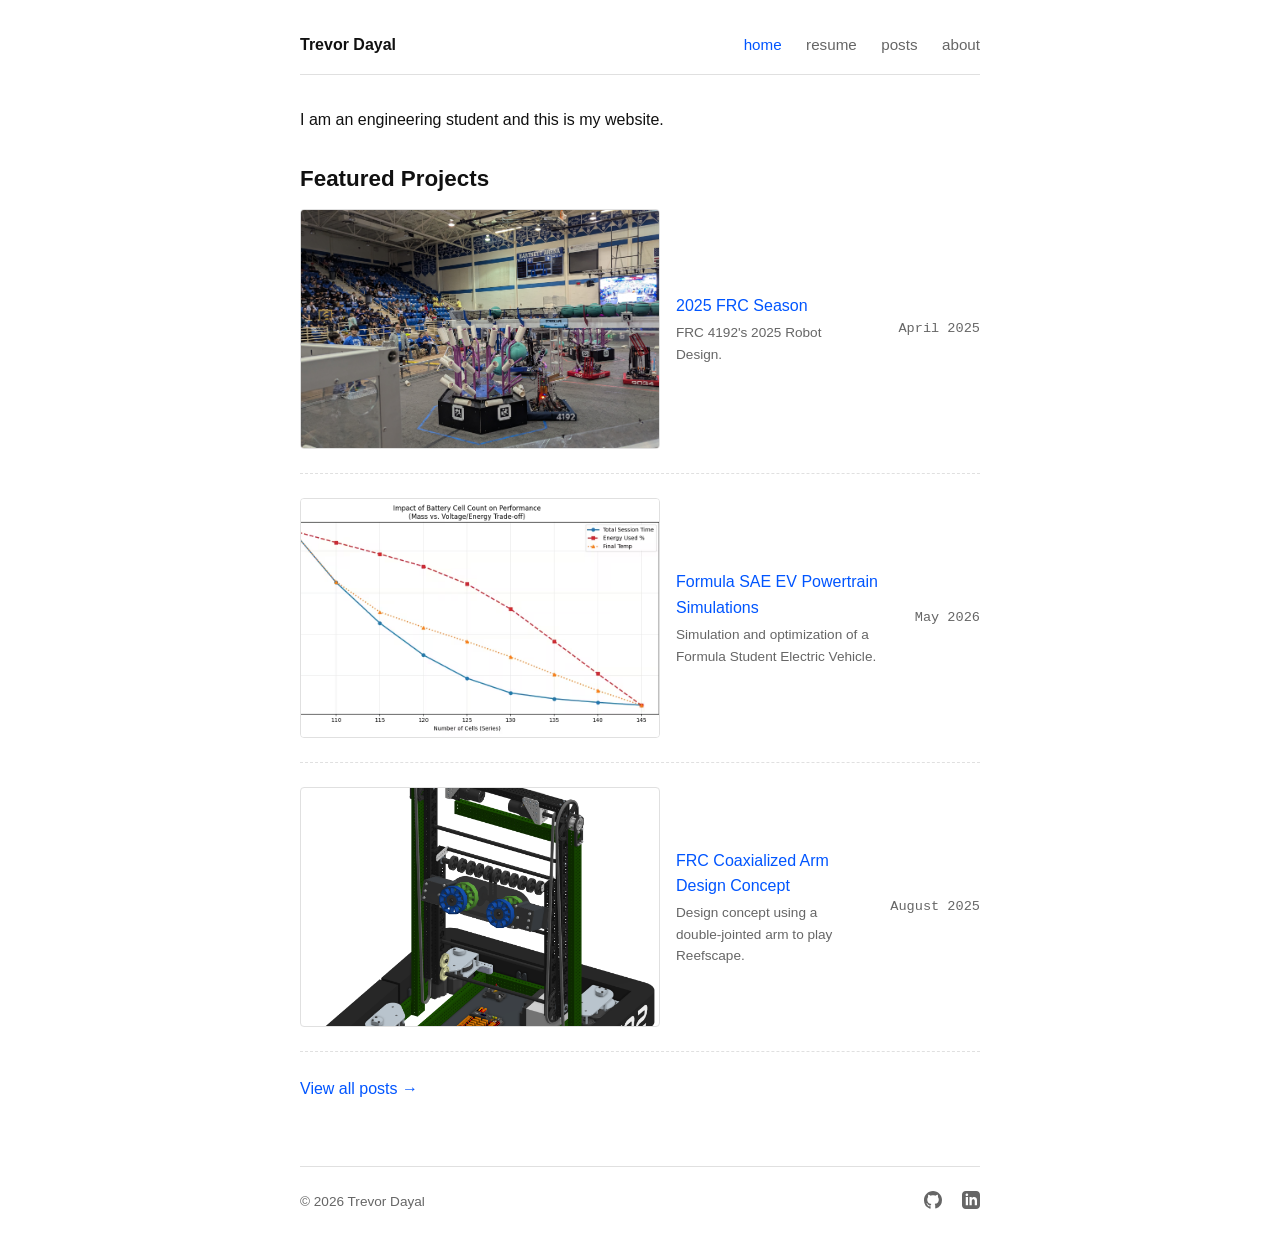
<file: index.html>
<!DOCTYPE html>
<html lang="en">
<head>
  <meta charset="UTF-8">
  <meta name="viewport" content="width=device-width, initial-scale=1.0">
  <title>Trevor Dayal</title>
  <link rel="stylesheet" href="style.css">
  <script>
    (function() {
      const hour = new Date().getHours();
      // Adjust these hours to your preference (e.g., 19 is 7 PM, 6 is 6 AM)
      if (hour < 6 || hour >= 19) {
        document.documentElement.classList.add('dark-mode');
      }
    })();
  </script>

  <link rel="icon" type="image/png" href="../assets/td.png">
</head>
<body>

  <header>
    <a href="index.html" class="logo">Trevor Dayal</a>
    <nav>
      <a href="index.html" class="active">home</a>
      <a href="resume.html">resume</a>
      <a href="posts.html">posts</a>
      <a href="about.html">about</a>
    </nav>
  </header>

  <main>
    <section>
      <p>I am an engineering student and this is my website.</p>
    </section>

    <section>
      <h2>Featured Projects</h2>
      <ul class="post-list">
        <li class="post-item">
          <img src="assets/FRC/reefscape/ftw_bbq_match.jpg" alt="Arm Design Preview" class="post-thumb">
          <div class="post-content">
            <a href="projects/reefscape.html">2025 FRC Season</a>
            <p class="post-snippet">FRC 4192's 2025 Robot Design.</p>
          </div>
          <time datetime="2025-04">April 2025</time>
        </li>
        <li class="post-item">
          <img src="assets/simulation/cell_count_study.avif" alt="FSAE Powertrain preview" class="post-thumb">
          <div class="post-content">
            <a href="projects/fsae-powertrain.html">Formula SAE EV Powertrain Simulations</a>
            <p class="post-snippet">Simulation and optimization of a Formula Student Electric Vehicle.</p>
          </div>
          <time datetime="2026-05">May 2026</time>
        </li>
        <li class="post-item">
          <img src="assets/2DoF-Arm/double-jointed-arm-bot.png" alt="FSAE Powertrain preview" class="post-thumb">
          <div class="post-content">
            <a href="projects/double-jointed-arm-bot.html">FRC Coaxialized Arm Design Concept</a>
            <p class="post-snippet">Design concept using a double-jointed arm to play Reefscape.</p>
          </div>
          <time datetime="2025-08">August 2025</time>
        </li>
      </ul>
      <p><a href="posts.html">View all posts &rarr;</a></p>
    </section>
  </main>

  <footer>
    <span>&copy; 2026 Trevor Dayal</span>
    <div class="social-links">
      <a href="https://github.com/trevington" target="_blank" rel="noopener" aria-label="GitHub">
        <svg height="18" width="18" viewBox="0 0 16 16" fill="currentColor"><path d="M8 0c4.42 0 8 3.58 8 8a8.013 8.013 0 0 1-5.45 7.59c-.4.08-.55-.17-.55-.38 0-.27.01-1.13.01-2.2 0-.75-.25-1.23-.54-1.48 1.78-.2 3.65-.88 3.65-3.95 0-.88-.31-1.59-.82-2.15.08-.2.36-1.02-.08-2.12 0 0-.67-.22-2.2.82-.64-.18-1.32-.27-2-.27-.68 0-1.36.09-2 .27-1.53-1.03-2.2-.82-2.2-.82-.44 1.1-.16 1.92-.08 2.12-.51.56-.82 1.28-.82 2.15 0 3.06 1.86 3.75 3.64 3.95-.23.2-.44.55-.51 1.07-.46.21-1.61.55-2.33-.66-.15-.24-.6-.83-1.23-.82-.67.01-.27.38.01.53.34.19.73.9.84 1.13.13.28.67 1.05 2.51.74.01.85.02 1.57.02 1.8 0 .21-.15.45-.55.38A8.013 8.013 0 0 1 0 8c0-4.42 3.58-8 8-8z"/></svg>
      </a>
      <a href="https://www.linkedin.com/in/trevordayal/" target="_blank" rel="noopener" aria-label="LinkedIn">
        <svg height="18" width="18" viewBox="0 0 24 24" fill="currentColor"><path d="M19 0h-14c-2.761 0-5 2.239-5 5v14c0 2.761 2.239 5 5 5h14c2.762 0 5-2.239 5-5v-14c0-2.761-2.238-5-5-5zm-11 19h-3v-11h3v11zm-1.5-12.268c-.966 0-1.75-.79-1.75-1.764s.784-1.764 1.75-1.764 1.75.79 1.75 1.764-.783 1.764-1.75 1.764zm13.5 12.268h-3v-5.604c0-3.368-4-3.113-4 0v5.604h-3v-11h3v1.765c1.396-2.586 7-2.777 7 2.476v6.759z"/></svg>
      </a>
    </div>
  </footer>

</body>
</
    html>
</file>
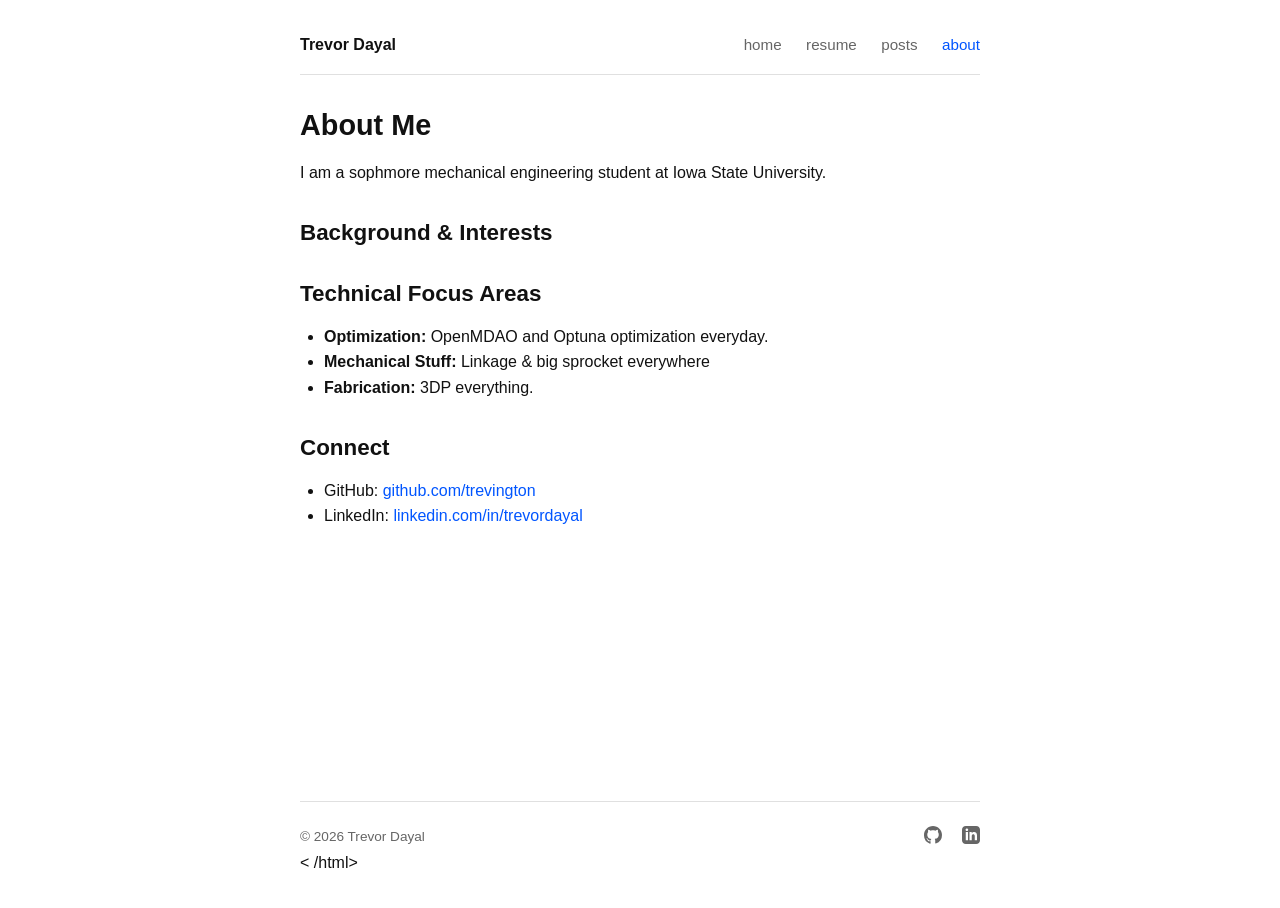
<file: about.html>
<!DOCTYPE html>
<html lang="en">
<head>
  <meta charset="UTF-8">
  <meta name="viewport" content="width=device-width, initial-scale=1.0">
  <title>About — Trevor Dayal</title>
  <link rel="stylesheet" href="style.css">
  <script>
    (function() {
      const hour = new Date().getHours();
      // Adjust these hours to your preference (e.g., 19 is 7 PM, 6 is 6 AM)
      if (hour < 6 || hour >= 19) {
        document.documentElement.classList.add('dark-mode');
      }
    })();
  </script>

  <link rel="icon" type="image/png" href="../assets/td.png">
</head>
<body>

  <header>
    <a href="index.html" class="logo">Trevor Dayal</a>
    <nav>
      <a href="index.html">home</a>
      <a href="resume.html">resume</a>
      <a href="posts.html">posts</a>
      <a href="about.html" class="active">about</a>
    </nav>
  </header>

  <main>
    <article>
      <h1>About Me</h1>
      
      <p>I am a sophmore mechanical engineering student at Iowa State University.</p>

      <h2>Background & Interests</h2>
      <p></p>

      <h2>Technical Focus Areas</h2>
      <ul>
        <li><strong>Optimization:</strong> OpenMDAO and Optuna optimization everyday.</li>
        <li><strong>Mechanical Stuff:</strong> Linkage & big sprocket everywhere</li>
        <li><strong>Fabrication: </strong> 3DP everything.</li>
      </ul>

      <h2>Connect</h2>
      <ul>
        <li>GitHub: <a href="https://github.com/trevington" target="_blank" rel="noopener">github.com/trevington</a></li>
        <li>LinkedIn: <a href="https://linkedin.com/in/trevordayal" target="_blank" rel="noopener">linkedin.com/in/trevordayal</a></li>
      </ul>
    </article>
  </main>

  <footer>
    <span>&copy; 2026 Trevor Dayal</span>
    <div class="social-links">
      <a href="https://github.com/trevington" target="_blank" rel="noopener" aria-label="GitHub">
        <svg height="18" width="18" viewBox="0 0 16 16" fill="currentColor"><path d="M8 0c4.42 0 8 3.58 8 8a8.013 8.013 0 0 1-5.45 7.59c-.4.08-.55-.17-.55-.38 0-.27.01-1.13.01-2.2 0-.75-.25-1.23-.54-1.48 1.78-.2 3.65-.88 3.65-3.95 0-.88-.31-1.59-.82-2.15.08-.2.36-1.02-.08-2.12 0 0-.67-.22-2.2.82-.64-.18-1.32-.27-2-.27-.68 0-1.36.09-2 .27-1.53-1.03-2.2-.82-2.2-.82-.44 1.1-.16 1.92-.08 2.12-.51.56-.82 1.28-.82 2.15 0 3.06 1.86 3.75 3.64 3.95-.23.2-.44.55-.51 1.07-.46.21-1.61.55-2.33-.66-.15-.24-.6-.83-1.23-.82-.67.01-.27.38.01.53.34.19.73.9.84 1.13.13.28.67 1.05 2.51.74.01.85.02 1.57.02 1.8 0 .21-.15.45-.55.38A8.013 8.013 0 0 1 0 8c0-4.42 3.58-8 8-8z"/></svg>
      </a>
      <a href="https://www.linkedin.com/in/trevordayal/" target="_blank" rel="noopener" aria-label="LinkedIn">
        <svg height="18" width="18" viewBox="0 0 24 24" fill="currentColor"><path d="M19 0h-14c-2.761 0-5 2.239-5 5v14c0 2.761 2.239 5 5 5h14c2.762 0 5-2.239 5-5v-14c0-2.761-2.238-5-5-5zm-11 19h-3v-11h3v11zm-1.5-12.268c-.966 0-1.75-.79-1.75-1.764s.784-1.764 1.75-1.764 1.75.79 1.75 1.764-.783 1.764-1.75 1.764zm13.5 12.268h-3v-5.604c0-3.368-4-3.113-4 0v5.604h-3v-11h3v1.765c1.396-2.586 7-2.777 7 2.476v6.759z"/></svg>
      </a>
    </div>
  </footer>

</body>
<
/html>
</file>
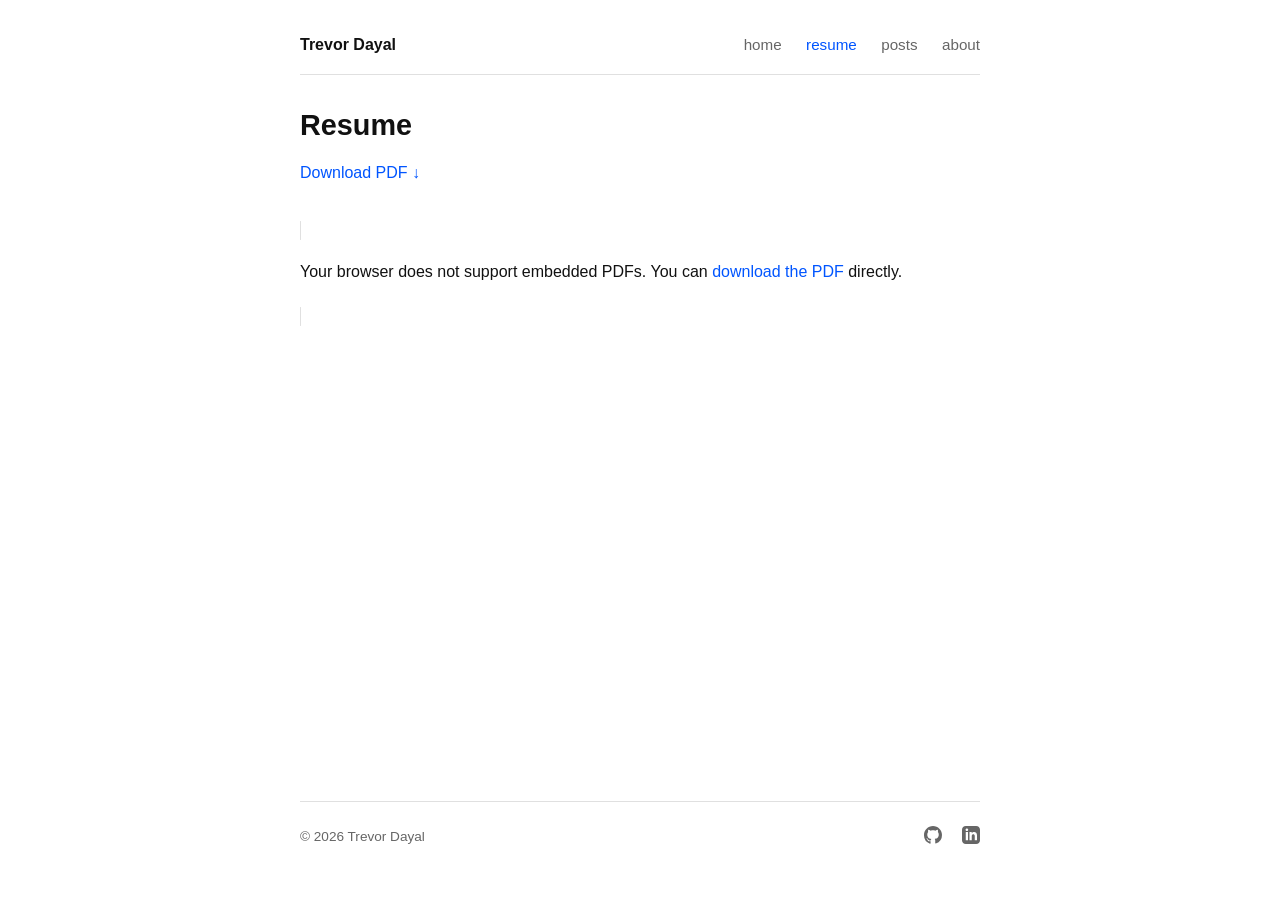
<file: resume.html>
<!DOCTYPE html>
<html lang="en">
<head>
  <meta charset="UTF-8">
  <meta name="viewport" content="width=device-width, initial-scale=1.0">
  <title>Resume — Trevor Dayal</title>
  <link rel="stylesheet" href="style.css">
  <script>
  (function() {
    const hour = new Date().getHours();
    // Adjust these hours to your preference (e.g., 19 is 7 PM, 6 is 6 AM)
    if (hour < 6 || hour >= 19) {
      document.documentElement.classList.add('dark-mode');
    }
  })();
  </script>

  <link rel="icon" type="image/png" href="../assets/td.png">
</head>
<body>

  <header>
    <a href="index.html" class="logo">Trevor Dayal</a>
    <nav>
      <a href="index.html">home</a>
      <a href="resume.html" class="active">resume</a>
      <a href="posts.html">posts</a>
      <a href="about.html">about</a>
    </nav>
  </header>

  <main>
    <h1>Resume</h1>

    <!-- Download / View Actions -->
    <p style="margin-bottom: 2rem;">
      <a href="assets/trevor_dayal_resume.pdf" target="_blank" download>Download PDF &darr;</a>
    </p>

    <!-- Embedded PDF Viewer (Falls back gracefully if browser doesn't support inline PDFs) -->
    <section class="resume-embed" style="margin-bottom: 3rem;">
      <object data="assets/trevor_dayal_resume.pdf" type="application/pdf" width="100%" height="700px" style="border: 1px solid var(--border); border-radius: 4px;">
        <p>Your browser does not support embedded PDFs. You can <a href="assets/trevor_dayal_resume.pdf">download the PDF</a> directly.</p>
      </object>
    </section>
  </main>

  <footer>
    <span>&copy; 2026 Trevor Dayal</span>
    <div class="social-links">
      <a href="https://github.com/trevington" target="_blank" rel="noopener" aria-label="GitHub">
        <svg height="18" width="18" viewBox="0 0 16 16" fill="currentColor"><path d="M8 0c4.42 0 8 3.58 8 8a8.013 8.013 0 0 1-5.45 7.59c-.4.08-.55-.17-.55-.38 0-.27.01-1.13.01-2.2 0-.75-.25-1.23-.54-1.48 1.78-.2 3.65-.88 3.65-3.95 0-.88-.31-1.59-.82-2.15.08-.2.36-1.02-.08-2.12 0 0-.67-.22-2.2.82-.64-.18-1.32-.27-2-.27-.68 0-1.36.09-2 .27-1.53-1.03-2.2-.82-2.2-.82-.44 1.1-.16 1.92-.08 2.12-.51.56-.82 1.28-.82 2.15 0 3.06 1.86 3.75 3.64 3.95-.23.2-.44.55-.51 1.07-.46.21-1.61.55-2.33-.66-.15-.24-.6-.83-1.23-.82-.67.01-.27.38.01.53.34.19.73.9.84 1.13.13.28.67 1.05 2.51.74.01.85.02 1.57.02 1.8 0 .21-.15.45-.55.38A8.013 8.013 0 0 1 0 8c0-4.42 3.58-8 8-8z"/></svg>
      </a>
      <a href="https://www.linkedin.com/in/trevordayal/" target="_blank" rel="noopener" aria-label="LinkedIn">
        <svg height="18" width="18" viewBox="0 0 24 24" fill="currentColor"><path d="M19 0h-14c-2.761 0-5 2.239-5 5v14c0 2.761 2.239 5 5 5h14c2.762 0 5-2.239 5-5v-14c0-2.761-2.238-5-5-5zm-11 19h-3v-11h3v11zm-1.5-12.268c-.966 0-1.75-.79-1.75-1.764s.784-1.764 1.75-1.764 1.75.79 1.75 1.764-.783 1.764-1.75 1.764zm13.5 12.268h-3v-5.604c0-3.368-4-3.113-4 0v5.604h-3v-11h3v1.765c1.396-2.586 7-2.777 7 2.476v6.759z"/></svg>
      </a>
    </div>
  </footer>

</body>

</html>
</file>
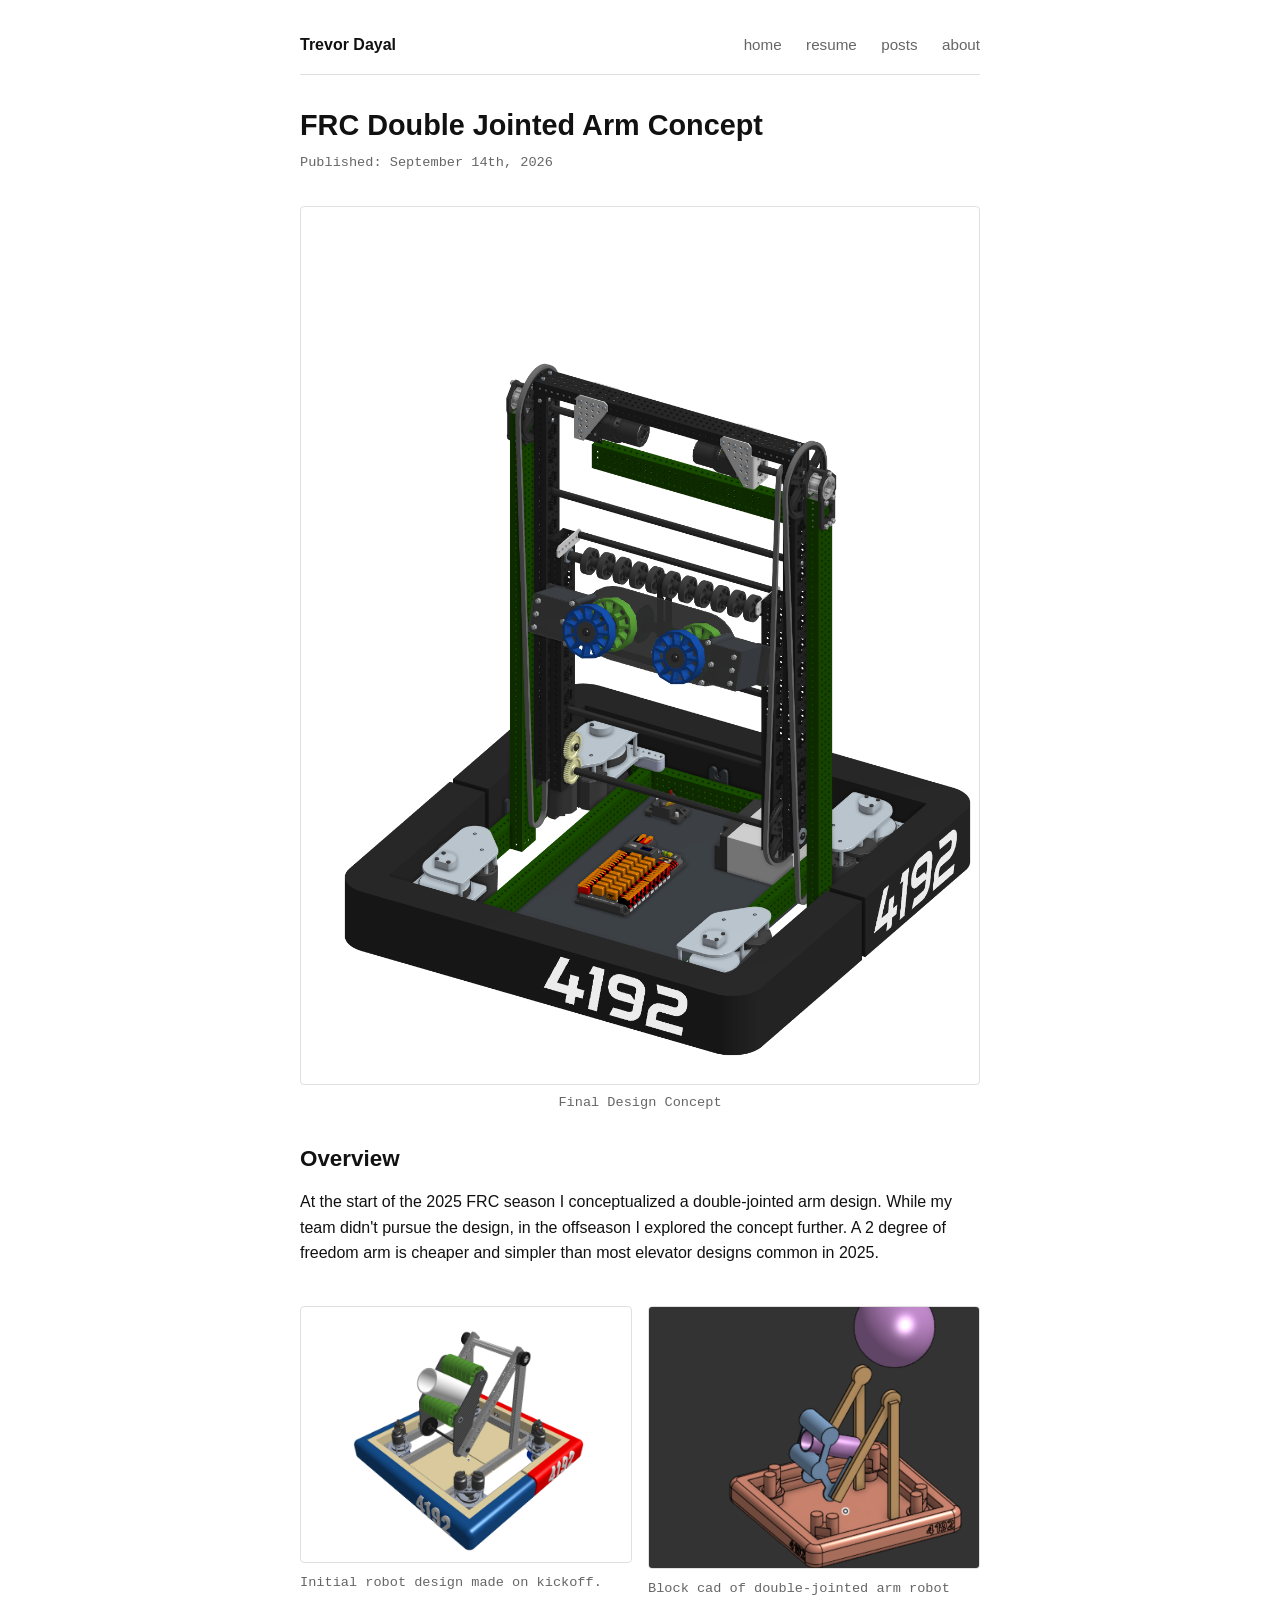
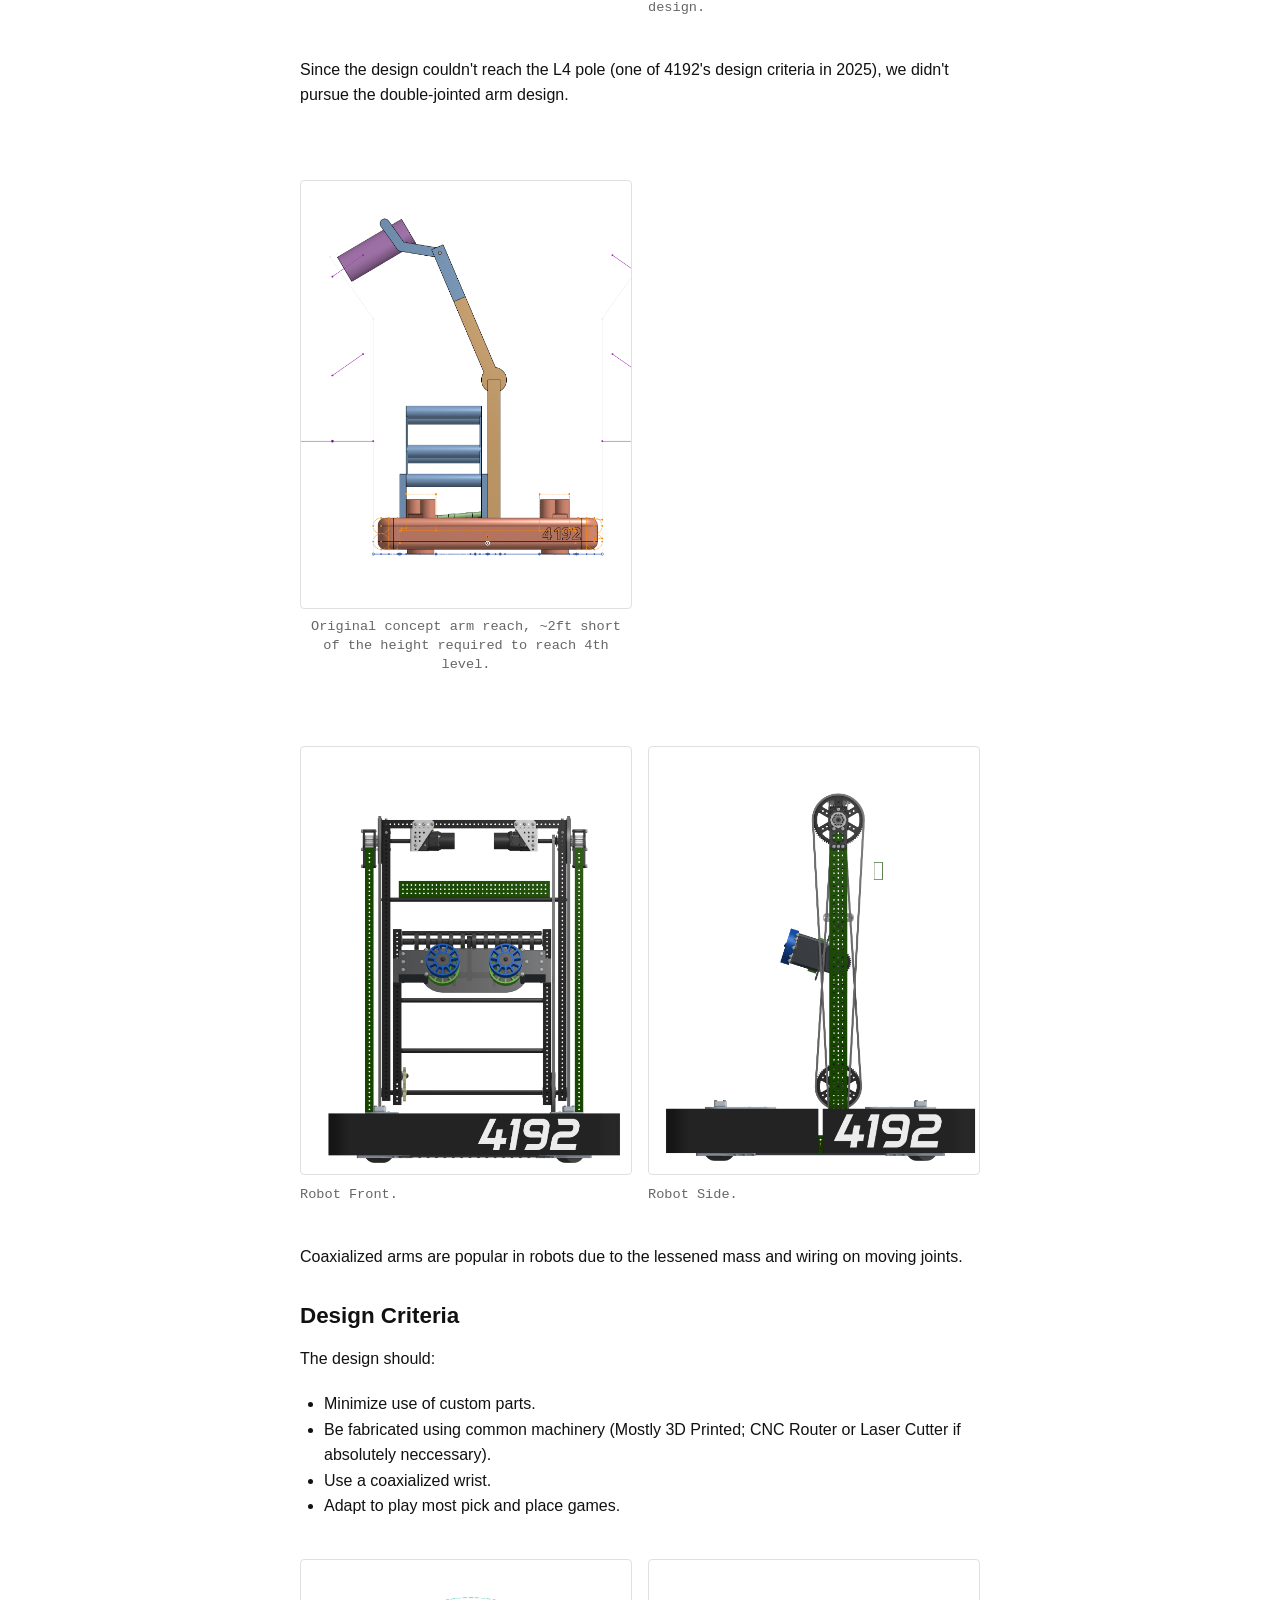
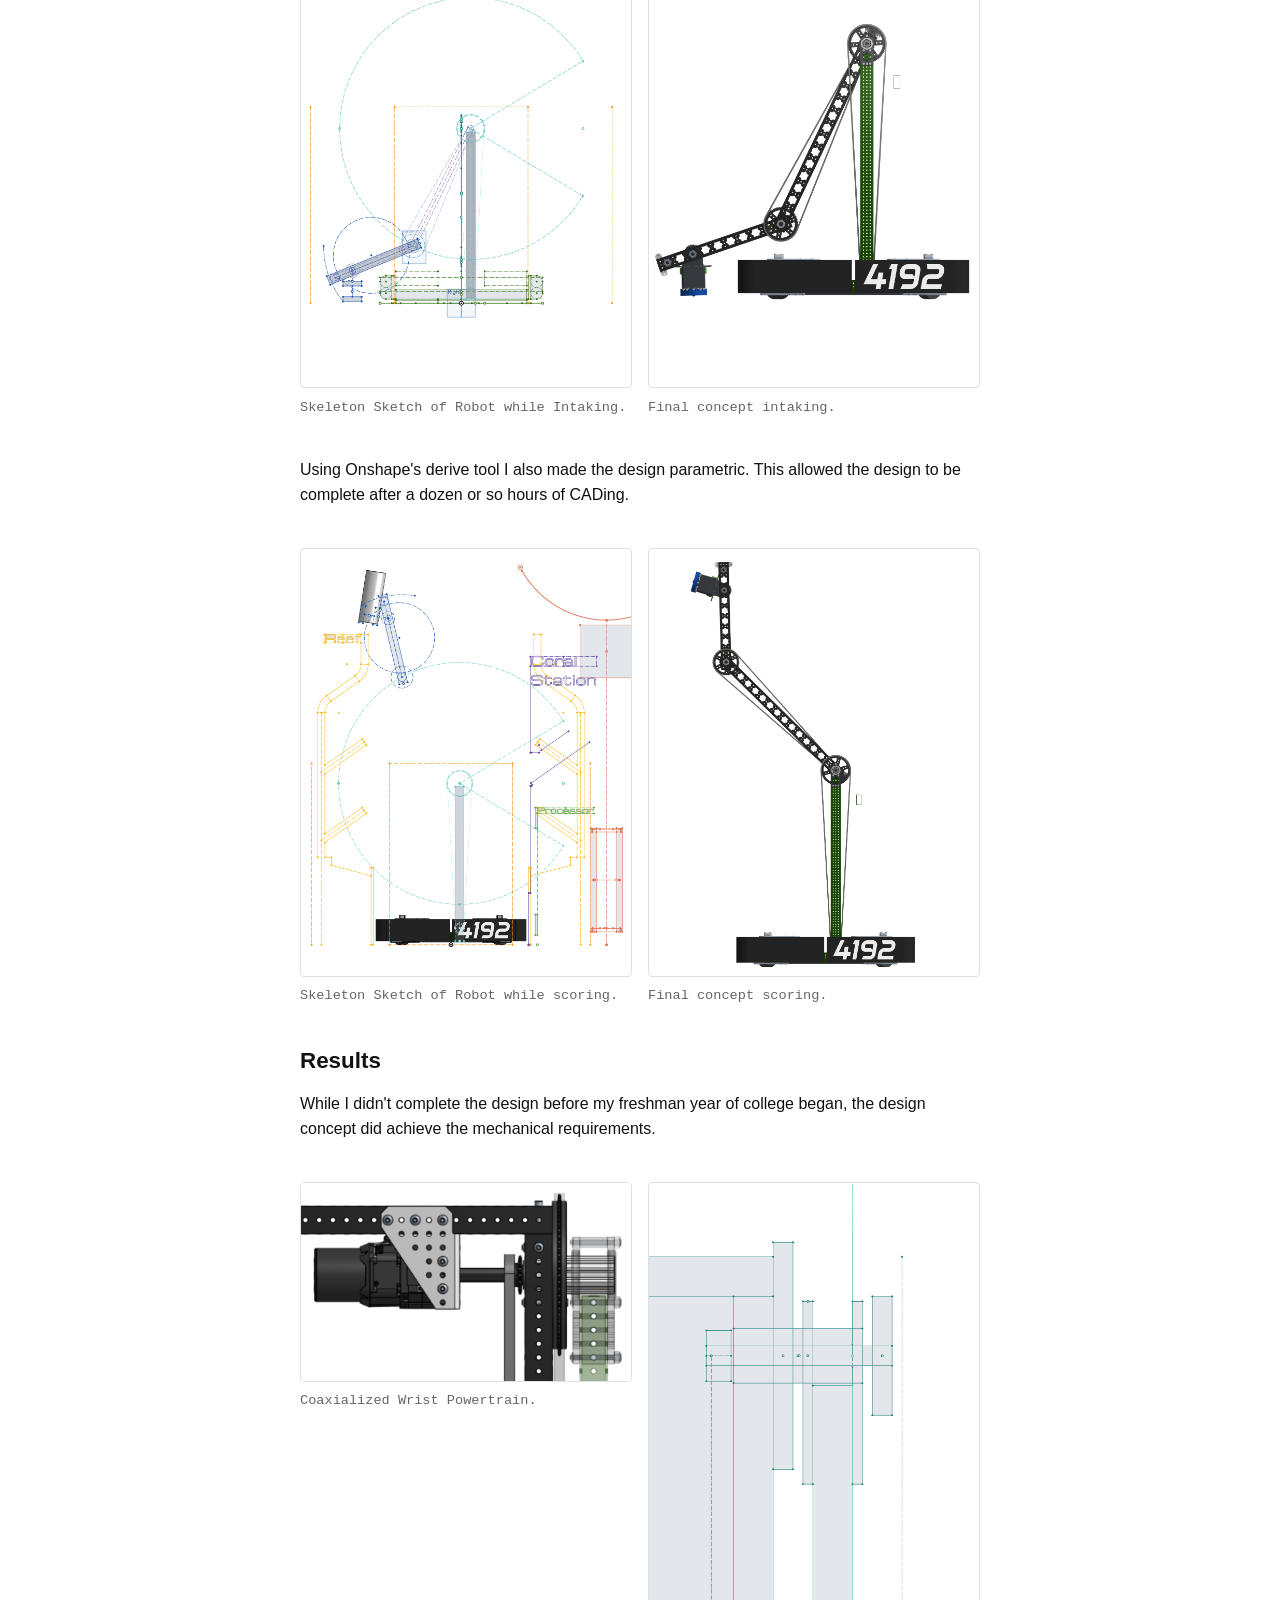
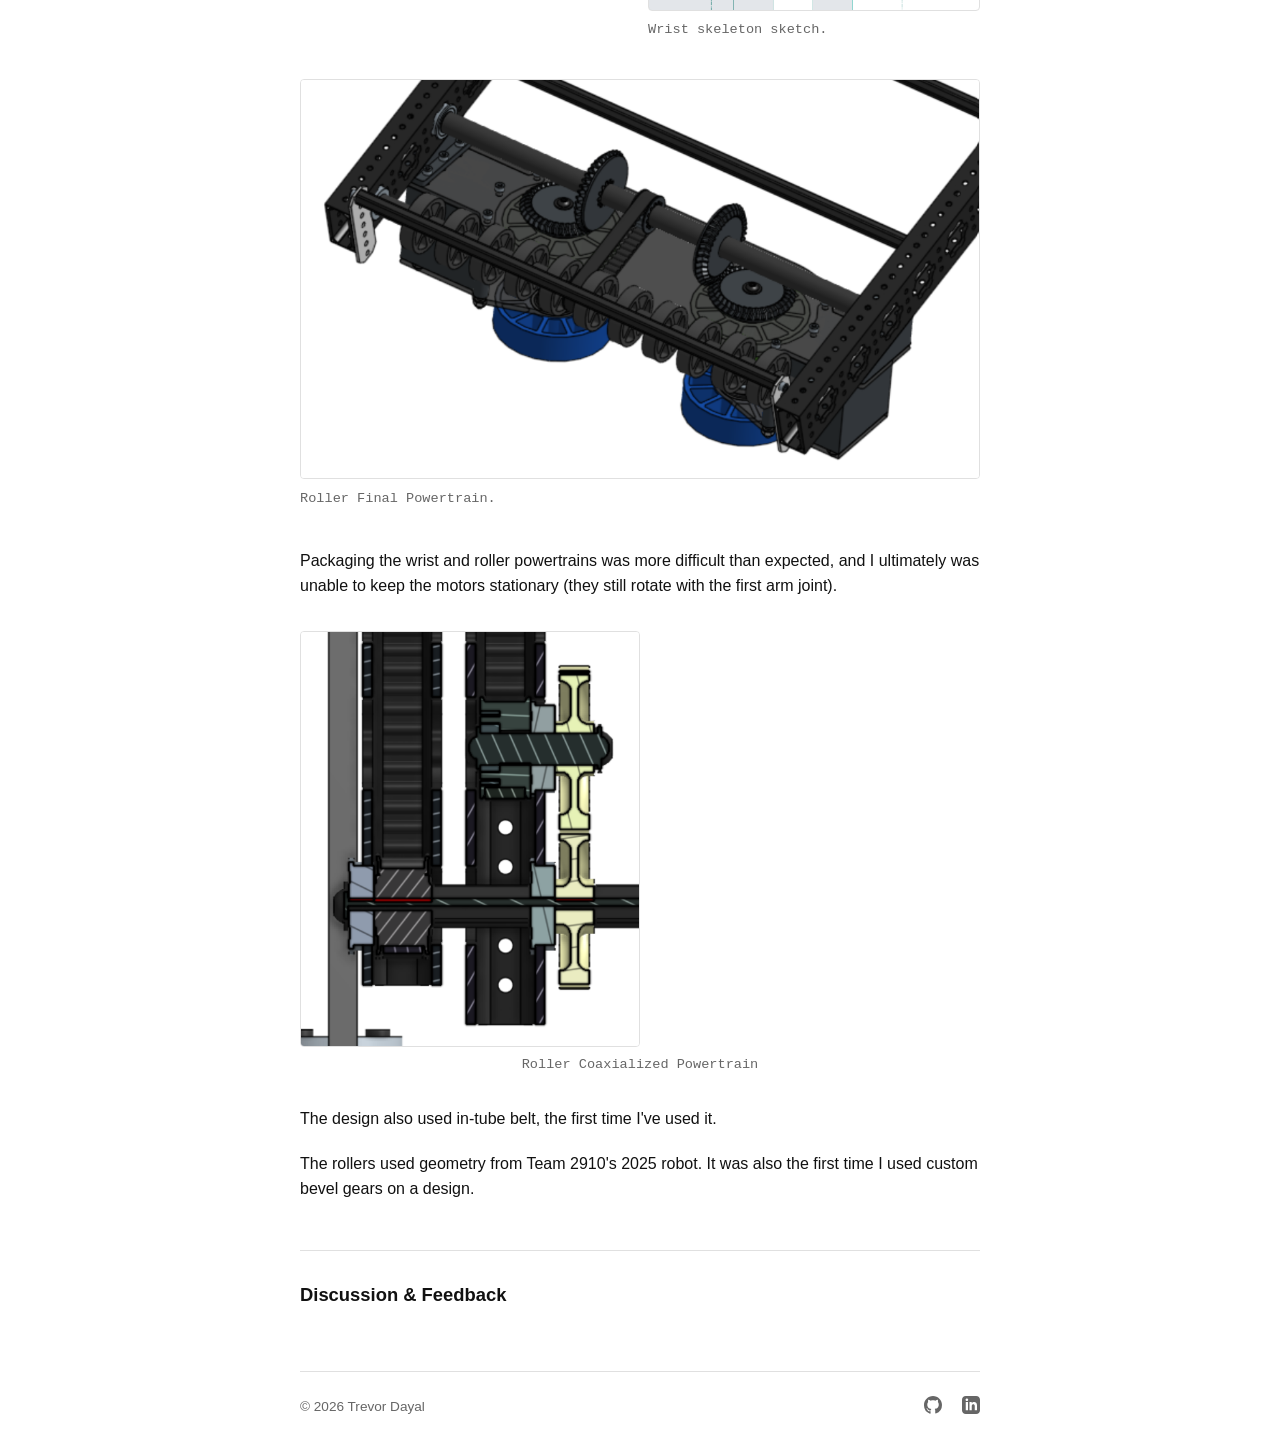
<file: projects/double-jointed-arm-bot.html>
<!DOCTYPE html>
<html lang="en">
<head>
  <meta charset="UTF-8">
  <meta name="viewport" content="width=device-width, initial-scale=1.0">
  <title>2DoF Arm — Trevor Dayal</title>
  <!-- Adjust stylesheet path if nested in a subfolder like /projects/ -->
  <link rel="stylesheet" href="../style.css">
  <script>
    (function() {
      const hour = new Date().getHours();
      // Adjust these hours to your preference (e.g., 19 is 7 PM, 6 is 6 AM)
      if (hour < 7 || hour >= 20) {
        document.documentElement.classList.add('dark-mode');
      }
    })();
  </script>

  <link rel="icon" type="image/png" href="../assets/td.png">
</head>
<body>

  <header>
    <a href="../index.html" class="logo">Trevor Dayal</a>
    <nav>
      <a href="../index.html">home</a>
      <a href="../resume.html">resume</a>
      <a href="../posts.html">posts</a>
      <a href="../about.html">about</a>
    </nav>
  </header>

  <main>
    <article>
      <h1>FRC Double Jointed Arm Concept</h1>
      <p style="color: var(--text-muted); font-family: var(--font-mono); font-size: 0.85rem; margin-top: -0.5rem;">
        Published: September 14th, 2026
      </p>

      <figure style="margin: 2rem 0; text-align: center;">
        <img src="../assets/2DoF-Arm/double-jointed-arm-bot.png" style="max-width: 100%; border: 1px solid var(--border); border-radius: 4px;">
        <figcaption style="font-size: 0.85rem; color: var(--text-muted); margin-top: 0.5rem;">Final Design Concept</figcaption>
      </figure>

      <h2>Overview</h2>
      <p>At the start of the 2025 FRC season I conceptualized a double-jointed arm design. While my team didn't pursue the design, in the offseason I explored the concept further. A 2 degree of freedom arm is cheaper and simpler than most elevator designs common in 2025.</p>

      <div class="image-row">
        <figure>
          <img src="../assets/2DoF-Arm/reefscape_2dof_arm_concept.png" alt="preliminary robot cad">
          <figcaption>Initial robot design made on kickoff.</figcaption>
        </figure>

        <figure>
          <img src="../assets/2DoF-Arm/block_cad_design.png" alt="Block cad of design concept">
          <figcaption>Block cad of double-jointed arm robot design.</figcaption>
        </figure>
      </div>

      <p>Since the design couldn't reach the L4 pole (one of 4192's design criteria in 2025), we didn't pursue the double-jointed arm design.</p>
      
      <div class="image-row">
        <figure style="margin: 2rem 0; text-align: center;">
          <img src="../assets/2DoF-Arm/block_cad_L3_scoring_position.png" style="max-width: 100%; border: 1px solid var(--border); border-radius: 4px;">
          <figcaption style="font-size: 0.85rem; color: var(--text-muted); margin-top: 0.5rem;">Original concept arm reach, ~2ft short of the height required to reach 4th level.</figcaption>
        </figure>
      </div>

      <div class="image-row">
        <figure>
          <img src="../assets/2DoF-Arm/robot-front.png">
          <figcaption>Robot Front.</figcaption>
        </figure>

        <figure>
          <img src="../assets/2DoF-Arm/robot-side.png">
          <figcaption>Robot Side.</figcaption>
        </figure>
      </div>

      <p>Coaxialized arms are popular in robots due to the lessened mass and wiring on moving joints. </p>

      <h2>Design Criteria</h2>
      <p>The design should:</p>
      <ul>
        <li>Minimize use of custom parts.</li>
        <li>Be fabricated using common machinery (Mostly 3D Printed; CNC Router or Laser Cutter if absolutely neccessary).</li>
        <li>Use a coaxialized wrist.</li>
        <li>Adapt to play most pick and place games.</li>
      </ul>

      <div class="image-row">
        <figure>
          <img src="../assets/2DoF-Arm/skeleton-intaking.png" alt="Skeleton sketch of robot intaking">
          <figcaption>Skeleton Sketch of Robot while Intaking.</figcaption>
        </figure>

        <figure>
          <img src="../assets/2DoF-Arm/final-intaking.png" alt="Final robot intaking">
          <figcaption>Final concept intaking.</figcaption>
        </figure>
      </div>

      <p>Using Onshape's derive tool I also made the design parametric. This allowed the design to be complete after a dozen or so hours of CADing.</p>

      <div class="image-row">
        <figure>
          <img src="../assets/2DoF-Arm/flexible master.png" alt="Skeleton sketch of robot scoring">
          <figcaption>Skeleton Sketch of Robot while scoring.</figcaption>
        </figure>

        <figure>
          <img src="../assets/2DoF-Arm/robot(24).png" alt="Final robot scoring">
          <figcaption>Final concept scoring.</figcaption>
        </figure>
      </div>

      <h2>Results</h2>
      <p>While I didn't complete the design before my freshman year of college began, the design concept did achieve the mechanical requirements.</p>
      <div class="image-row">
        <figure>
          <img src="../assets/2DoF-Arm/Screenshot 2026-09-14 155443.png">
          <figcaption>Coaxialized Wrist Powertrain.</figcaption>
        </figure>

        <figure>
          <img src="../assets/2DoF-Arm/master(10).png">
          <figcaption>Wrist skeleton sketch.</figcaption>
        </figure>
      </div>
        <figure>
          <img src="../assets/2DoF-Arm/Screenshot 2026-09-14 160926.png">
          <figcaption>Roller Final Powertrain.</figcaption>
        </figure>
      <p>Packaging the wrist and roller powertrains was more difficult than expected, and I ultimately was unable to keep the motors stationary (they still rotate with the first arm joint).</p>

      <figure style="margin: 2rem 0; text-align: center;">
        <img src="../assets/2DoF-Arm/Screenshot 2026-09-14 155848.png" style="max-width: 50%; border: 1px solid var(--border); border-radius: 4px;">
        <figcaption style="font-size: 0.85rem; color: var(--text-muted); margin-top: 0.5rem;">Roller Coaxialized Powertrain</figcaption>
      </figure>

      <p>The design also used in-tube belt, the first time I've used it.</p>

      <p>The rollers used geometry from Team 2910's 2025 robot. It was also the first time I used custom bevel gears on a design.</p>

    </article>

    <hr style="margin-top: 3rem;">

    <!-- Giscus Comment System Integration -->
    <section class="comments-section">
      <h3>Discussion & Feedback</h3>
      <script src="https://giscus.app/client.js"
        data-repo="yourusername/your-repo-name"
        data-repo-id="REPLACE_WITH_REPO_ID"
        data-category="Announcements"
        data-category-id="REPLACE_WITH_CATEGORY_ID"
        data-mapping="pathname"
        data-strict="0"
        data-reactions-enabled="1"
        data-emit-metadata="0"
        data-input-position="bottom"
        data-theme="preferred_color_scheme"
        data-lang="en"
        crossorigin="anonymous"
        async>
      </script>
    </section>

  </main>

  <footer>
    <span>&copy; 2026 Trevor Dayal</span>
    <div class="social-links">
      <a href="https://github.com/trevington" target="_blank" rel="noopener" aria-label="GitHub">
        <svg height="18" width="18" viewBox="0 0 16 16" fill="currentColor"><path d="M8 0c4.42 0 8 3.58 8 8a8.013 8.013 0 0 1-5.45 7.59c-.4.08-.55-.17-.55-.38 0-.27.01-1.13.01-2.2 0-.75-.25-1.23-.54-1.48 1.78-.2 3.65-.88 3.65-3.95 0-.88-.31-1.59-.82-2.15.08-.2.36-1.02-.08-2.12 0 0-.67-.22-2.2.82-.64-.18-1.32-.27-2-.27-.68 0-1.36.09-2 .27-1.53-1.03-2.2-.82-2.2-.82-.44 1.1-.16 1.92-.08 2.12-.51.56-.82 1.28-.82 2.15 0 3.06 1.86 3.75 3.64 3.95-.23.2-.44.55-.51 1.07-.46.21-1.61.55-2.33-.66-.15-.24-.6-.83-1.23-.82-.67.01-.27.38.01.53.34.19.73.9.84 1.13.13.28.67 1.05 2.51.74.01.85.02 1.57.02 1.8 0 .21-.15.45-.55.38A8.013 8.013 0 0 1 0 8c0-4.42 3.58-8 8-8z"/></svg>
      </a>
      <a href="https://www.linkedin.com/in/trevordayal/" target="_blank" rel="noopener" aria-label="LinkedIn">
        <svg height="18" width="18" viewBox="0 0 24 24" fill="currentColor"><path d="M19 0h-14c-2.761 0-5 2.239-5 5v14c0 2.761 2.239 5 5 5h14c2.762 0 5-2.239 5-5v-14c0-2.761-2.238-5-5-5zm-11 19h-3v-11h3v11zm-1.5-12.268c-.966 0-1.75-.79-1.75-1.764s.784-1.764 1.75-1.764 1.75.79 1.75 1.764-.783 1.764-1.75 1.764zm13.5 12.268h-3v-5.604c0-3.368-4-3.113-4 0v5.604h-3v-11h3v1.765c1.396-2.586 7-2.777 7 2.476v6.759z"/></svg>
      </a>
    </div>
  </footer>

</body>
</html>
</file>
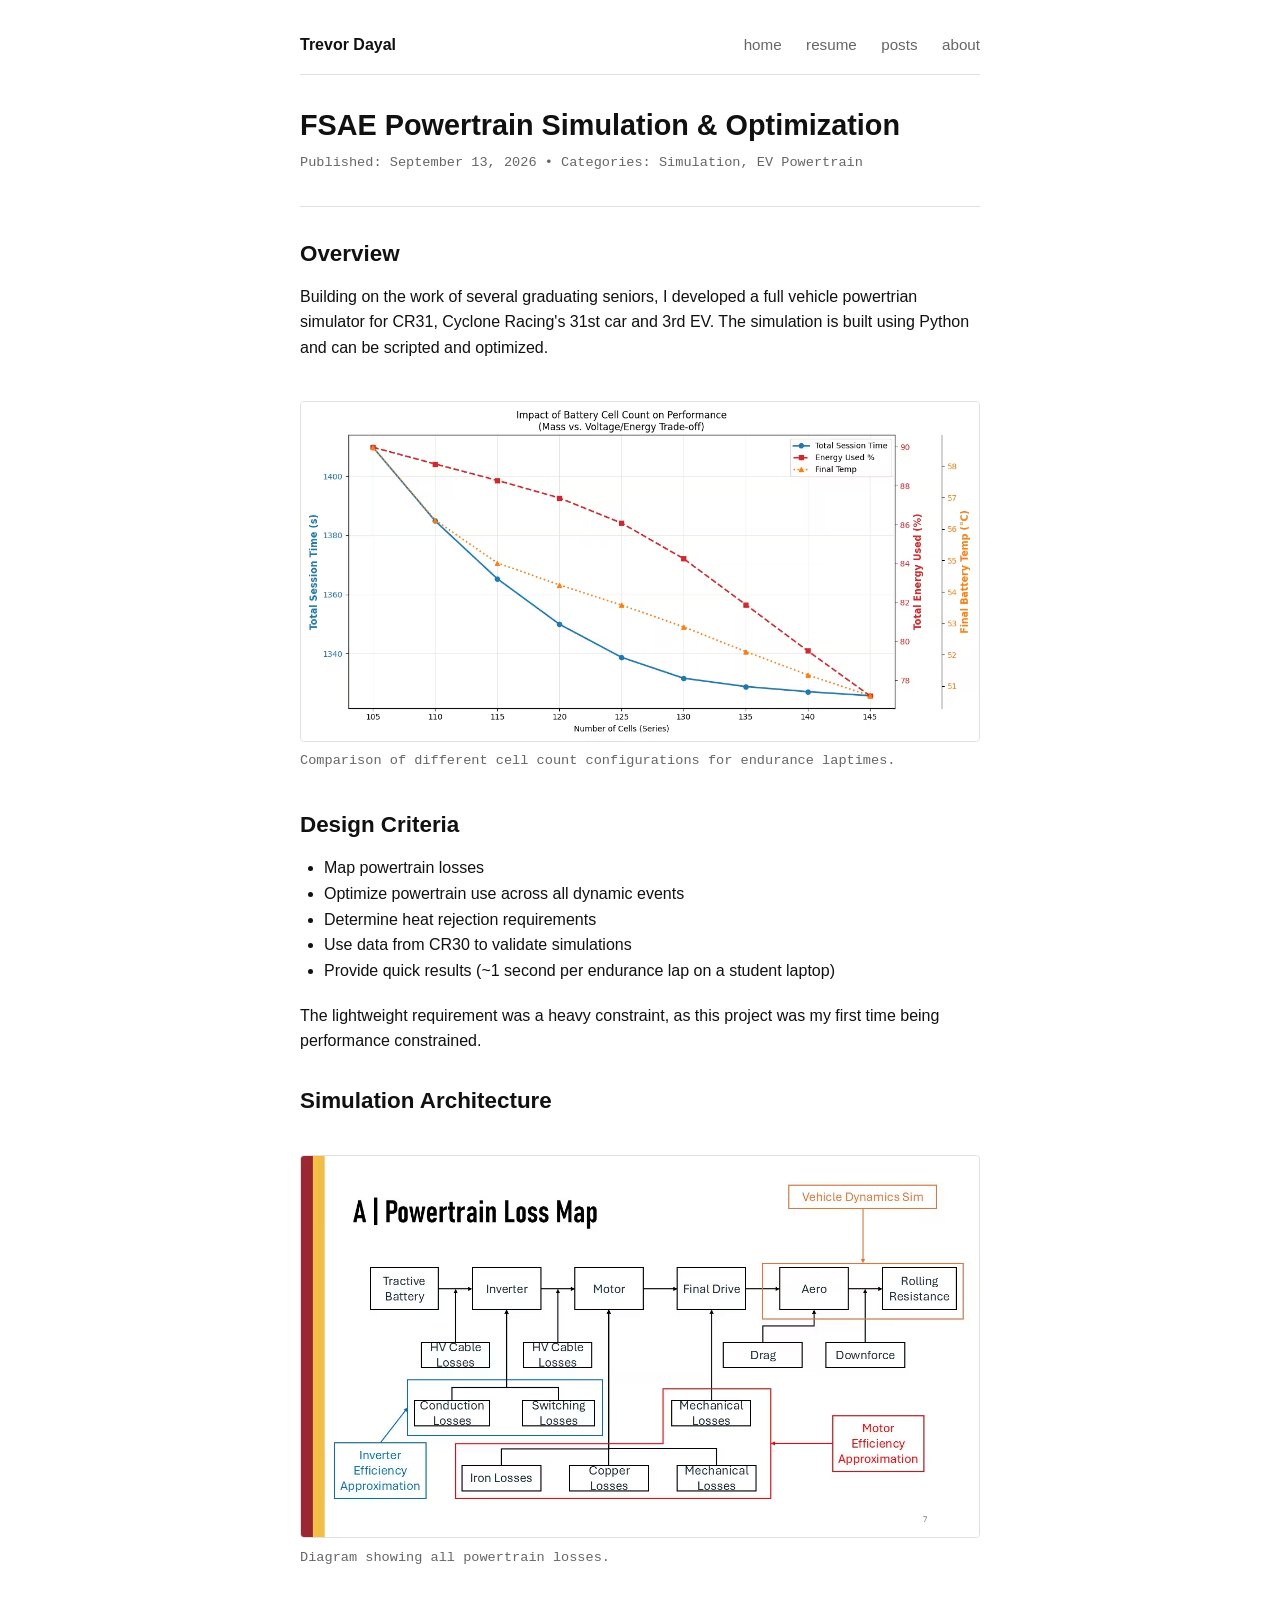
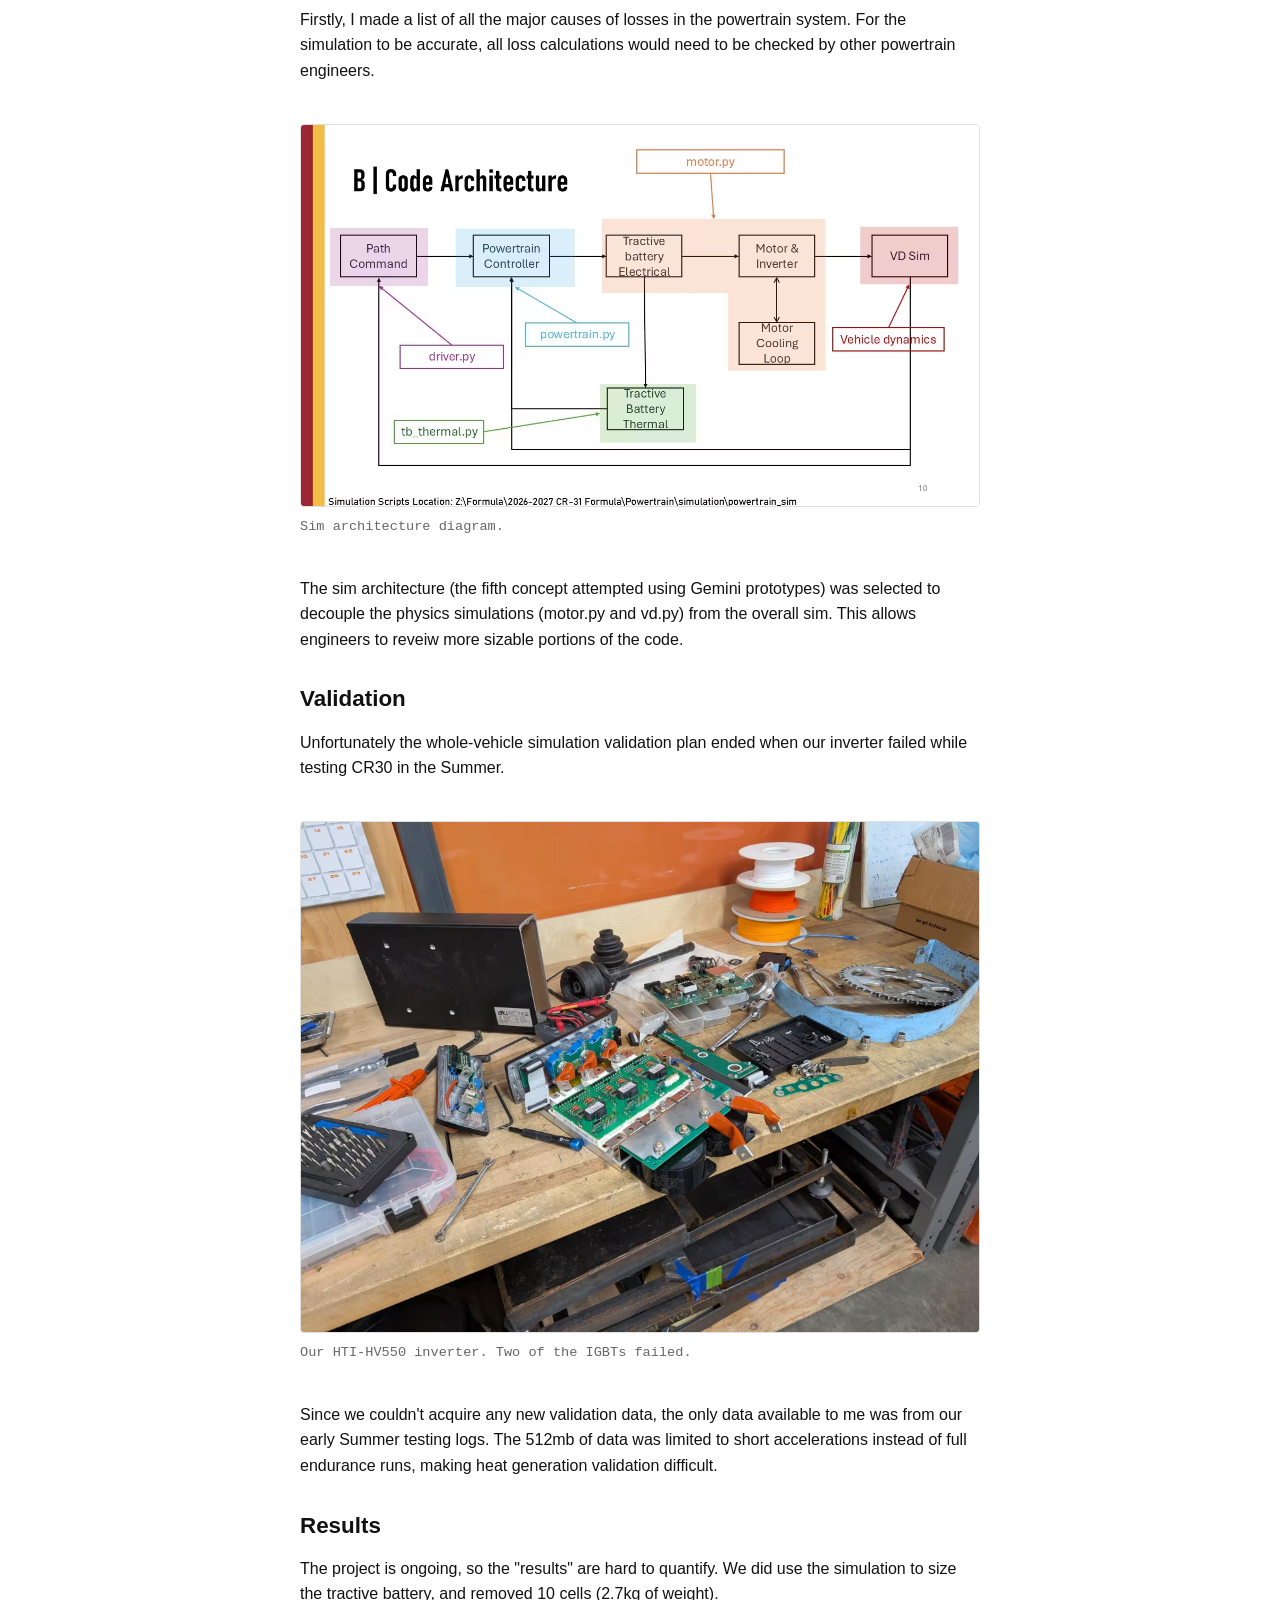
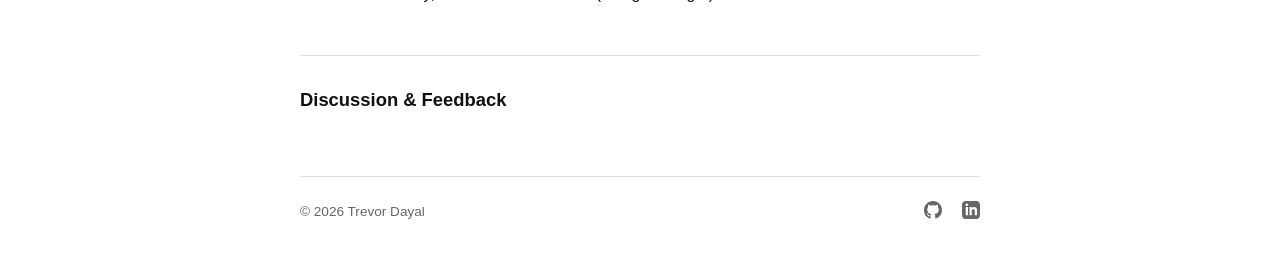
<file: projects/fsae-powertrain.html>
<!DOCTYPE html>
<html lang="en">
<head>
  <meta charset="UTF-8">
  <meta name="viewport" content="width=device-width, initial-scale=1.0">
  <title>FSAE Powertrain Simulation — Trevor Dayal</title>
  <!-- Adjust stylesheet path if nested in a subfolder like /projects/ -->
  <link rel="stylesheet" href="../style.css">
  <script>
    (function() {
      const hour = new Date().getHours();
      // Adjust these hours to your preference (e.g., 19 is 7 PM, 6 is 6 AM)
      if (hour < 6 || hour >= 19) {
        document.documentElement.classList.add('dark-mode');
      }
    })();
  </script>

  <link rel="icon" type="image/png" href="../assets/td.png">
</head>
<body>

  <header>
    <a href="../index.html" class="logo">Trevor Dayal</a>
    <nav>
      <a href="../index.html">home</a>
      <a href="../resume.html">resume</a>
      <a href="../posts.html">posts</a>
      <a href="../about.html">about</a>
    </nav>
  </header>

  <main>
    <article>
      <h1>FSAE Powertrain Simulation & Optimization</h1>
      <p style="color: var(--text-muted); font-family: var(--font-mono); font-size: 0.85rem; margin-top: -0.5rem;">
        Published: September 13, 2026 &bull; Categories: Simulation, EV Powertrain
      </p>

      <hr>

      <h2>Overview</h2>
      <p>Building on the work of several graduating seniors, I developed a full vehicle powertrian simulator for CR31, Cyclone Racing's 31st car and 3rd EV. The simulation is built using Python and can be scripted and optimized.</p>
      
      <figure>
        <img src="../assets/simulation/cell_count_study.avif" alt="Cell count study for battery pack optimization">
        <figcaption>Comparison of different cell count configurations for endurance laptimes.</figcaption>
      </figure>
      
      
      <h2>Design Criteria</h2>
      <ul>
        <li>Map powertrain losses</li>
        <li>Optimize powertrain use across all dynamic events</li>
        <li>Determine heat rejection requirements</li>
        <li>Use data from CR30 to validate simulations</li>
        <li>Provide quick results (~1 second per endurance lap on a student laptop)</li>
      </ul>

      <p>The lightweight requirement was a heavy constraint, as this project was my first time being performance constrained.</p>

      <h2>Simulation Architecture</h2>
      <figure>
        <img src="../assets/simulation/cr31_sim_losses_map.avif" alt="Powertrain losses map">
        <figcaption>Diagram showing all powertrain losses.</figcaption>
      </figure>
      
      <p>Firstly, I made a list of all the major causes of losses in the powertrain system. For the simulation to be accurate, all loss calculations would need to be checked by other powertrain engineers.</p>

      <figure>
        <img src="../assets/simulation/cr31_simulation_architecture.avif" alt=" Simulation architecture diagram">
        <figcaption>Sim architecture diagram.</figcaption>
      </figure>

      <p>The sim architecture (the fifth concept attempted using Gemini prototypes) was selected to decouple the physics simulations (motor.py and vd.py) from the overall sim. This allows engineers to reveiw more sizable portions of the code.</p>

<!--      <pre><code># Example script invocation snippet
import openmdao.api as om
from pymotorcad.segments import MotorCAD

model = om.Group()
# Setup optimization routine...
</code></pre>-->

      <h2>Validation</h2>
      <p>Unfortunately the whole-vehicle simulation validation plan ended when our inverter failed while testing CR30 in the Summer.</p>

      <figure>
        <img src="../assets/DTI-HV550-Open.avif" alt="A picture of our inverter with two failed IGBTs"">
        <figcaption>Our HTI-HV550 inverter. Two of the IGBTs failed.</figcaption>
      </figure>

      <p>Since we couldn't acquire any new validation data, the only data available to me was from our early Summer testing logs. The 512mb of data was limited to short accelerations instead of full endurance runs, making heat generation validation difficult.</p>


      <h2>Results </h2>
      <p>The project is ongoing, so the "results" are hard to quantify. We did use the simulation to size the tractive battery, and removed 10 cells (2.7kg of weight).</p>
      
      <!-- Example image layout -->


    </article>

    <hr style="margin-top: 3rem;">

    <!-- Giscus Comment System Integration -->
    <section class="comments-section">
      <h3>Discussion & Feedback</h3>
      <script src="https://giscus.app/client.js"
        data-repo="yourusername/your-repo-name"
        data-repo-id="REPLACE_WITH_REPO_ID"
        data-category="Announcements"
        data-category-id="REPLACE_WITH_CATEGORY_ID"
        data-mapping="pathname"
        data-strict="0"
        data-reactions-enabled="1"
        data-emit-metadata="0"
        data-input-position="bottom"
        data-theme="preferred_color_scheme"
        data-lang="en"
        crossorigin="anonymous"
        async>
      </script>
    </section>

  </main>

  <footer>
    <span>&copy; 2026 Trevor Dayal</span>
    <div class="social-links">
      <a href="https://github.com/trevington" target="_blank" rel="noopener" aria-label="GitHub">
        <svg height="18" width="18" viewBox="0 0 16 16" fill="currentColor"><path d="M8 0c4.42 0 8 3.58 8 8a8.013 8.013 0 0 1-5.45 7.59c-.4.08-.55-.17-.55-.38 0-.27.01-1.13.01-2.2 0-.75-.25-1.23-.54-1.48 1.78-.2 3.65-.88 3.65-3.95 0-.88-.31-1.59-.82-2.15.08-.2.36-1.02-.08-2.12 0 0-.67-.22-2.2.82-.64-.18-1.32-.27-2-.27-.68 0-1.36.09-2 .27-1.53-1.03-2.2-.82-2.2-.82-.44 1.1-.16 1.92-.08 2.12-.51.56-.82 1.28-.82 2.15 0 3.06 1.86 3.75 3.64 3.95-.23.2-.44.55-.51 1.07-.46.21-1.61.55-2.33-.66-.15-.24-.6-.83-1.23-.82-.67.01-.27.38.01.53.34.19.73.9.84 1.13.13.28.67 1.05 2.51.74.01.85.02 1.57.02 1.8 0 .21-.15.45-.55.38A8.013 8.013 0 0 1 0 8c0-4.42 3.58-8 8-8z"/></svg>
      </a>
      <a href="https://www.linkedin.com/in/trevordayal/" target="_blank" rel="noopener" aria-label="LinkedIn">
        <svg height="18" width="18" viewBox="0 0 24 24" fill="currentColor"><path d="M19 0h-14c-2.761 0-5 2.239-5 5v14c0 2.761 2.239 5 5 5h14c2.762 0 5-2.239 5-5v-14c0-2.761-2.238-5-5-5zm-11 19h-3v-11h3v11zm-1.5-12.268c-.966 0-1.75-.79-1.75-1.764s.784-1.764 1.75-1.764 1.75.79 1.75 1.764-.783 1.764-1.75 1.764zm13.5 12.268h-3v-5.604c0-3.368-4-3.113-4 0v5.604h-3v-11h3v1.765c1.396-2.586 7-2.777 7 2.476v6.759z"/></svg>
      </a>
    </div>
  </footer>

</b
ody>
</html>
</file>
<file: style.css>
:root {
  --bg: #ffffff;
  --text: #111111;
  --text-muted: #666666;
  --border: #e0e0e0;
  --accent: #0055ff;
  --code-bg: #f5f5f7;
  --max-width: 720px;
  --font-sans: -apple-system, BlinkMacSystemFont, "Segoe UI", Roboto, Helvetica, Arial, sans-serif;
  --font-mono: SFMono-Regular, Consolas, "Liberation Mono", Menlo, monospace;
}

@media (prefers-color-scheme: dark) {
  :root:not(.light-mode) {
    --bg: #0d1117;
    --text: #c9d1d9;
    --text-muted: #8b949e;
    --border: #30363d;
    --accent: #58a6ff;
    --code-bg: #161b22;
  }
}

/* Time-of-day or manual override class */
:root.dark-mode {
  --bg: #0d1117;
  --text: #c9d1d9;
  --text-muted: #8b949e;
  --border: #30363d;
  --accent: #58a6ff;
  --code-bg: #161b22;
}

*, *::before, *::after {
  box-sizing: border-box;
}

html {
  font-family: var(--font-sans);
  background-color: var(--bg);
  color: var(--text);
  line-height: 1.6;
  font-size: 16px;
  padding: 0;
  margin: 0;
}

body {
  max-width: var(--max-width);
  margin: 0 auto;
  padding: 2rem 1.25rem;
}

header {
  display: flex;
  justify-content: space-between;
  align-items: baseline;
  border-bottom: 1px solid var(--border);
  padding-bottom: 1rem;
  margin-bottom: 2rem;
}

header .logo {
  font-weight: 700;
  text-decoration: none;
  color: var(--text);
}

nav a {
  margin-left: 1.25rem;
  text-decoration: none;
  color: var(--text-muted);
  font-size: 0.95rem;
}

nav a:hover, nav a.active {
  color: var(--accent);
}

main {
  min-height: 70vh;
}

h1, h2, h3 {
  color: var(--text);
  line-height: 1.3;
  margin-top: 2rem;
  margin-bottom: 1rem;
}

h1 { font-size: 1.8rem; }
h2 { font-size: 1.4rem; }
h3 { font-size: 1.15rem; }

p {
  margin-bottom: 1.2rem;
}

a {
  color: var(--accent);
  text-decoration: none;
}

a:hover {
  text-decoration: underline;
}

ul, ol {
  margin-bottom: 1.2rem;
  padding-left: 1.5rem;
}

code, pre {
  font-family: var(--font-mono);
  font-size: 0.9rem;
  background: var(--code-bg);
  border-radius: 4px;
}

code {
  padding: 0.2rem 0.4rem;
}

pre {
  padding: 1rem;
  overflow-x: auto;
  border: 1px solid var(--border);
  margin-bottom: 1.5rem;
}

pre code {
  padding: 0;
  background: transparent;
}

hr {
  border: 0;
  border-top: 1px solid var(--border);
  margin: 2rem 0;
}

/* Project / Post Listing Grid */
.post-list {
  list-style: none;
  padding: 0;
}

.post-item {
  display: flex;
  justify-content: space-between;
  align-items: baseline;
  margin-bottom: 0.8rem;
}

.post-item time {
  color: var(--text-muted);
  font-size: 0.85rem;
  font-family: var(--font-mono);
  flex-shrink: 0;
  margin-left: 1rem;
}

/* Footer layout */
footer {
  border-top: 1px solid var(--border);
  margin-top: 4rem;
  padding-top: 1.5rem;
  display: flex;
  justify-content: space-between;
  font-size: 0.85rem;
  color: var(--text-muted);
}

.social-links a {
  margin-left: 1rem;
  color: var(--text-muted);
}

.social-links a:hover {
  color: var(--text);
}

/* Global Image Responsiveness */
img {
  max-width: 100%;
  width: 100%;
  height: auto;
  display: block;
  border-radius: 4px;
  border: 1px solid var(--border);
}

/* Image and Caption Styling */
figure {
  margin: 2.5rem 0;
}

figcaption {
  font-size: 0.85rem;
  color: var(--text-muted);
  font-family: var(--font-mono);
  margin-top: 0.6rem;
  line-height: 1.4;
}

figure img {
  max-width: 100%;
  height: auto;
  border-radius: 4px;
  border: 1px solid var(--border);
  display: block;
}

/* Enhanced Post List with Thumbnails */
.post-list {
  list-style: none;
  padding: 0;
}

.post-item {
  display: grid;
  grid-template-columns: 360px 1fr auto; /* Thumbnail, Title/Snippet, Date */
  gap: 1rem;
  align-items: center;
  margin-bottom: 1.5rem;
  padding-bottom: 1.5rem;
  border-bottom: 1px dashed var(--border);
}

/* If a post item doesn't have an image, fall back to two columns (Title + Date) */
.post-item:not(:has(.post-thumb)) {
  grid-template-columns: 1fr auto;
}

.post-thumb {
  width: 360px;
  aspect-ratio: 3/2;
  object-fit: cover;
  border-radius: 4px;
  border: 1px solid var(--border);
}

.post-content {
  display: flex;
  flex-direction: column;
}

.post-content a {
  font-weight: 500;
  text-decoration: none;
}

.post-content a:hover {
  text-decoration: underline;
}

.post-snippet {
  font-size: 0.85rem;
  color: var(--text-muted);
  margin-top: 0.2rem;
  margin-bottom: 0;
}

.post-item time {
  color: var(--text-muted);
  font-size: 0.85rem;
  font-family: var(--font-mono);
  justify-self: end;
}

/* Side-by-Side Image Grid */
.image-row {
  display: grid;
  grid-template-columns: repeat(2, 1fr);
  gap: 1rem;
  margin: 2.5rem 0;
}

.image-row figure {
  margin: 0; /* Reset default figure margins inside the row */
}

/* Fallback for smaller screens: stack images vertically */
@media (max-width: 600px) {
  .image-row {
    grid-template-columns: 1fr;
    gap: 1.5rem;
  }
}

/* Responsive YouTube Embed */
.video-container {
  position: relative;
  width: 100%;
  aspect-ratio: 16 / 9;
  margin: 2.5rem 0;
  border-radius: 4px;
  overflow: hidden;
  border: 1px solid var(--border);
  background: var(--code-bg);
}

.video-container iframe {
  width: 100%;
  height: 100%;
  border: 0;
}

/* Side-by-Side Video Grid */
.video-row {
  display: grid;
  grid-template-columns: repeat(2, 1fr);
  gap: 1rem;
  margin: 2.5rem 0;
}

.video-row video {
  width: 100%;
  height: auto;
  border-radius: 4px;
  border: 1px solid var(--border);
  display: block;
}

/* Fallback for smaller screens: stack videos vertically */
@media (max-width: 600px) {
  .video-row {
    grid-template-columns: 1fr;
    gap: 1.5rem;
  }
}
</file>
